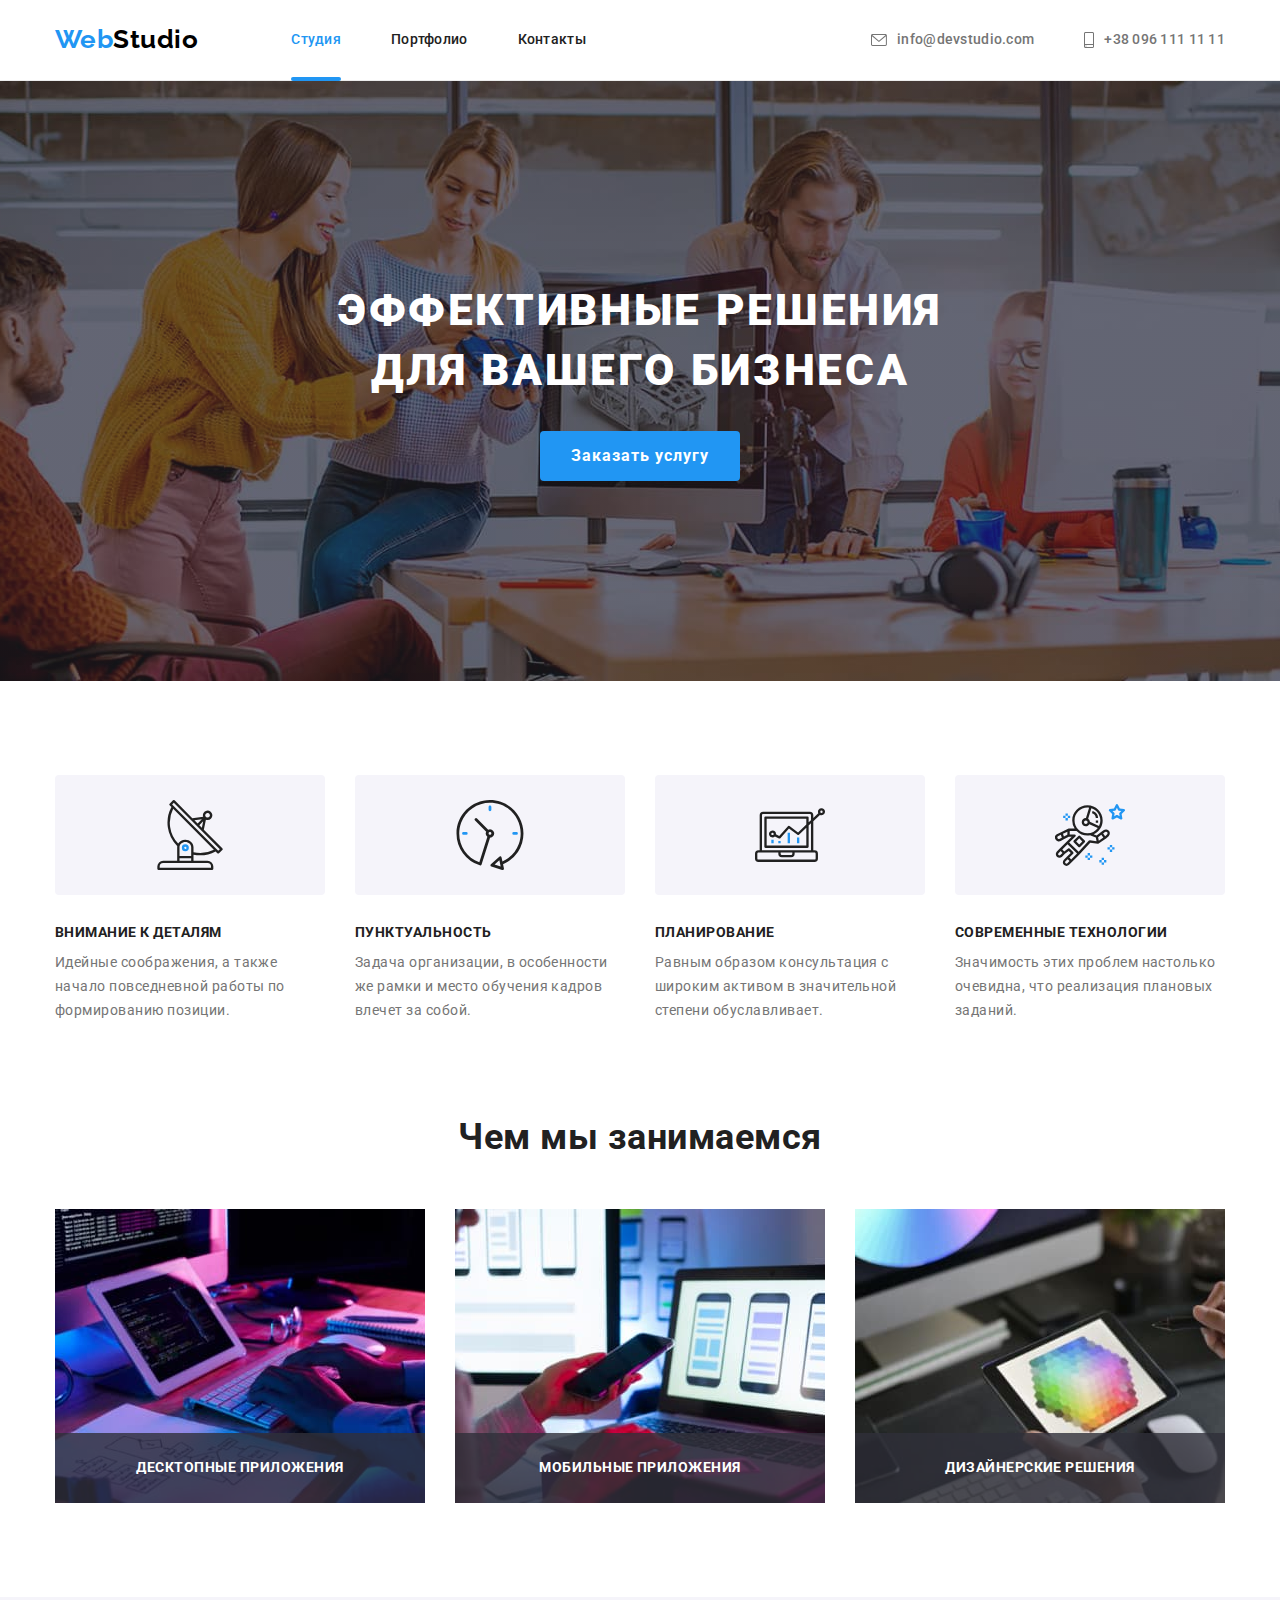
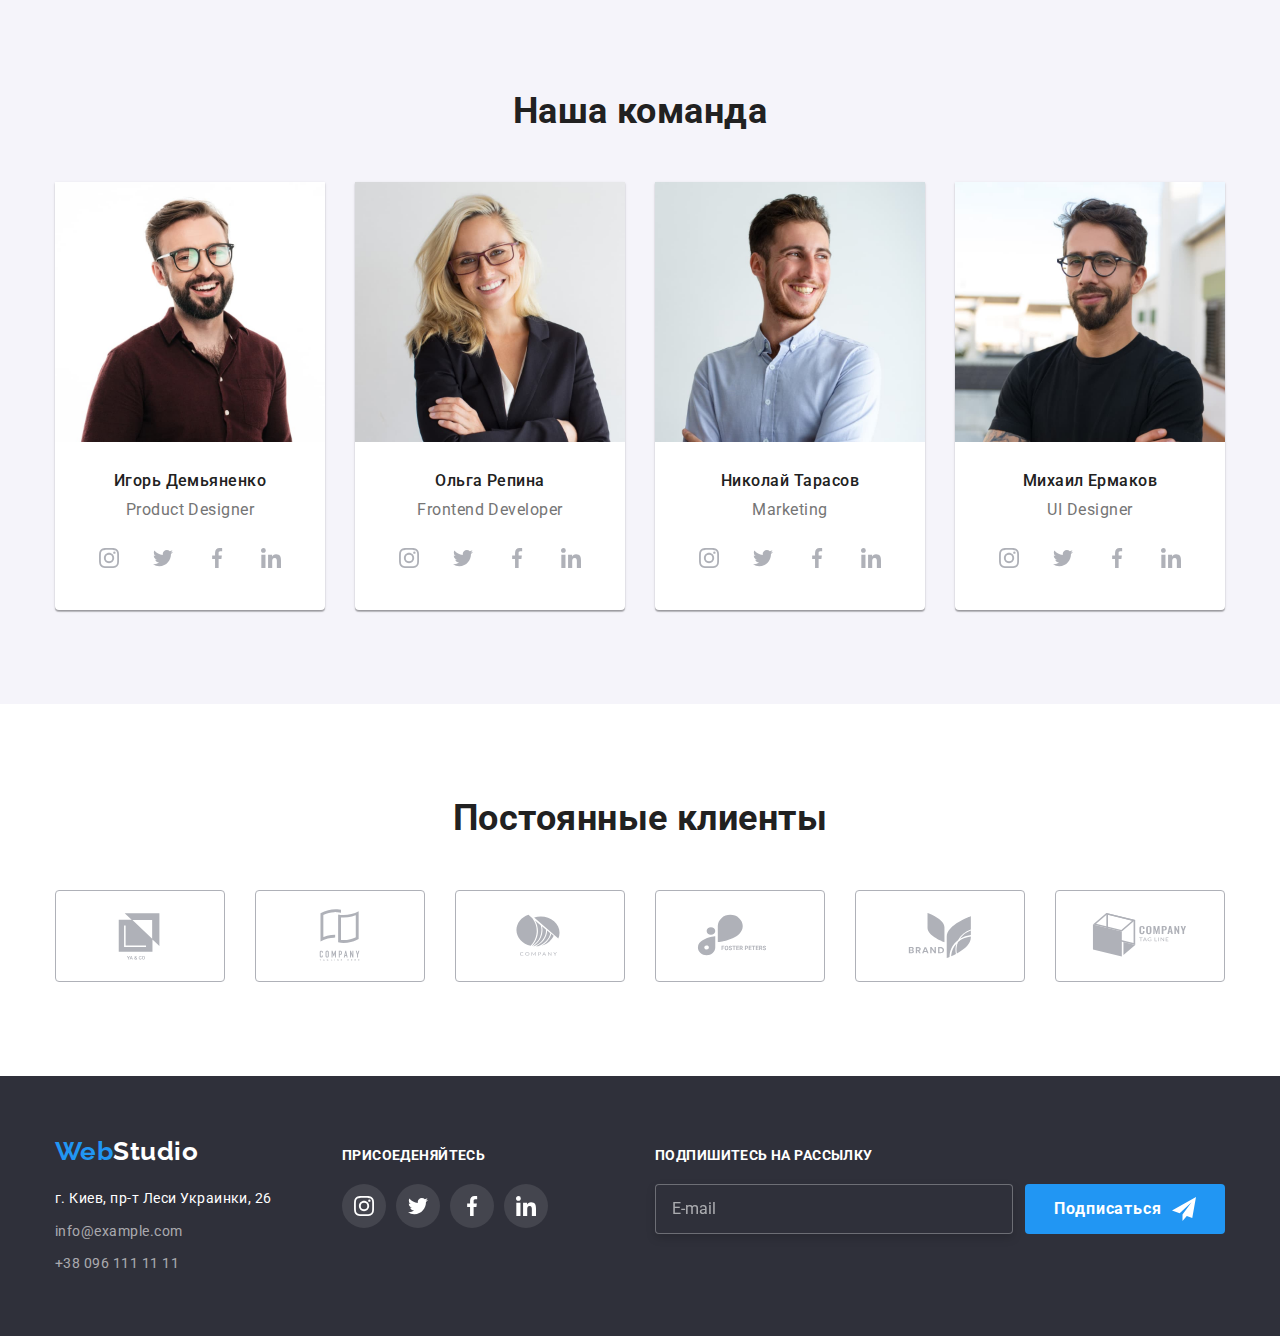
<file: index.html>
<!DOCTYPE html>
<html lang="ru">
  <head>
    <meta charset="UTF-8">
    <meta http-equiv="X-UA-Compatible" content="IE=edge">
    <meta name="viewport" content="width=device-width, initial-scale=1.0">
    <title>Студия</title>
    <link href="https://fonts.googleapis.com/css2?family=Raleway:wght@700&family=Roboto:wght@400;500;700;900&display=swap"
    rel="stylesheet">
    <link rel="stylesheet" href="https://cdnjs.cloudflare.com/ajax/libs/modern-normalize/1.1.0/modern-normalize.min.css">
    <link rel="stylesheet" href="./css/main.min.css">
  </head>
  <body>
    <!-- Верхняя линия сайта -->
    <header class="header">
      <!-- Навигация -->
      <div class="header__container container ">
        <nav class="site-nav">
          <a class="logo link" href="./index.html">Web<span class="logo--header">Studio</span></a>
          <ul class="site-nav__list list">
            <li class="site-nav__item">
              <a class="site-nav__link site-nav__link--current link" href="./index.html">Студия</a>
            </li>
            <li class="site-nav__item">
              <a class="site-nav__link link" href="./portfolio.html">Портфолио</a>
            </li>
            <li class="site-nav__item">
              <a class="site-nav__link link" href="">Контакты</a>
            </li>
          </ul>
        </nav>
      <!-- контакты -->
        <ul class="contacts list">
          <li class="contacts__item">
            <a class="contacts__link link" href="mailto:info@devstudio.com">
              <svg class="contacts__icon" width="16" height="12">
              <use href="./images/sprite.svg#envelope"></use>
            </svg>info@devstudio.com</a>
          </li>
          <li class="contacts__item">
            <a class="contacts__link link" href="tel:+380961111111">
              <svg class="contacts__icon" width="10" height="16"> 
                <use href="./images/sprite.svg#smartphone"></use>
              </svg>+38 096 111 11 11</a>
          </li>
        </ul> 
      </div>
    </header>
    <main>
      <!-- Герой сайта -->
        <section class="hero overlay"> 
            <div class="container">
              <h1 class="hero__title">Эффективные решения<br>для вашего бизнеса</h1>
              <button class="button button--hero" type="button" data-modal-open>Заказать услугу</button>
            </div>
        </section>
      <!-- Особенности компании -->
      <section class="section">
        <!-- скрытый титул -->
        <div class="container">
          <h2 class="section__title visually-hidden">Особенности нашей компании</h2>
          <ul class="features__list list">
            <li class="features__item">
              <div class="features__block">
                <svg width="70" height="70">
                  <use href="./images/sprite.svg#antenna"></use>
                </svg>
              </div>
              <h3 class="features__title">Внимание к деталям</h3>
              <p class="features__text">Идейные соображения, а также начало повседневной работы по формированию позиции.</p>
            </li>
            <li class="features__item">
              <div class="features__block">
                <svg width="70" height="70">
                  <use href="./images/sprite.svg#clock"></use>
                </svg>
              </div>
              <h3 class="features__title">Пунктуальность</h3>
              <p class="features__text">Задача организации, в особенности же рамки и место обучения кадров влечет за собой.</p>
            </li>
            <li class="features__item">
              <div class="features__block">
                <svg width="70" height="70">
                  <use href="./images/sprite.svg#diagram"></use>
                </svg>
              </div>
              <h3 class="features__title">Планирование</h3>
              <p class="features__text">Равным образом консультация с широким активом в значительной степени обуславливает.</p>
            </li>
            <li class="features__item">
              <div class="features__block">
                <svg width="70" height="70">
                  <use href="./images/sprite.svg#astronaut"></use>
                </svg>
              </div>
              <h3 class="features__title">Современные технологии</h3>
              <p class="features__text">Значимость этих проблем настолько очевидна, что реализация плановых заданий.</p>
            </li>
          </ul>
        </div>
      </section>
      <!-- Чем занимается компания -->
      <section class="section section--padding-top">
        <div class="container">
          <h2 class="section__title">Чем мы занимаемся</h2>
          <ul class="our-works list">
            <li class="our-works__item">
              <div class="our-works__thumb">
                <img class="img" src="./images/box1.jpg" alt="кто то печатает код на клавиатуре" width="370">
                <div class="our-works__overlay">Десктопные приложения</div>
              </div>
            </li>
            <li class="our-works__item">
              <div class="our-works__thumb">
                <img class="img" src="./images/box2.jpg" alt="девушка держит в левой руке телефон" width="370">
                <div class="our-works__overlay">Мобильные приложения</div>
              </div>
            </li>
            <li class="our-works__item">
              <div class="our-works__thumb">
                <img class="img" src="./images/box3.jpg" alt="планшет с рисунком держат в руках" width="370">
                <div class="our-works__overlay">Дизайнерские решения</div>
              </div>
            </li>
          </ul>
        </div>
      </section>
      <!-- Наша команда -->
      <section class="section section--background">
        <div class="container">
          <h2 class="section__title">Наша команда</h2>
          <ul class="our-team list">
            <li class="our-team__item">
              <img class="img" src="./images/img.jpg" alt="мужчина в бордовой рубашке улыбается" width="270">
              <div class="our-team__block">
                <h3 class="our-team__title">Игорь Демьяненко</h3>
                <p class="our-team__position" lang="en">Product Designer</p>
                <ul class="social list">
                  <li class="social__item">
                    <a href="" class="social__link link"><svg width="20" height="20">
                      <use href="./images/sprite.svg#instagram"></use>
                    </svg></a>
                  </li>
                  <li class="social__item">
                    <a href="" class="social__link link"><svg width="20" height="20">
                      <use href="./images/sprite.svg#twitter"></use>
                    </svg></a>
                  </li>
                  <li class="social__item">
                    <a href="" class="social__link link"><svg width="20" height="20">
                      <use href="./images/sprite.svg#facebook"></use>
                    </svg></a>
                  </li>
                  <li class="social__item">
                    <a href="" class="social__link link"><svg width="20" height="20">
                      <use href="./images/sprite.svg#linkedin"></use>
                    </svg></a>
                  </li>
                </ul>
              </div>
            </li>
            <li class="our-team__item">
              <img class="img" src="./images/img1.jpg" alt="девушка в черном пиджаке улыбается" width="270">
              <div class="our-team__block">
                <h3 class="our-team__title">Ольга Репина</h3>
                <p class="our-team__position" lang="en">Frontend Developer</p>
                <ul class="social list">
                  <li class="social__item">
                    <a href="" class="social__link link"><svg width="20" height="20">
                        <use href="./images/sprite.svg#instagram"></use>
                      </svg></a>
                  </li>
                  <li class="social__item">
                    <a href="" class="social__link link"><svg width="20" height="20">
                        <use href="./images/sprite.svg#twitter"></use>
                      </svg></a>
                  </li>
                  <li class="social__item">
                    <a href="" class="social__link link"><svg width="20" height="20">
                        <use href="./images/sprite.svg#facebook"></use>
                      </svg></a>
                  </li>
                  <li class="social__item">
                    <a href="" class="social__link link"><svg width="20" height="20">
                        <use href="./images/sprite.svg#linkedin"></use>
                      </svg></a>
                  </li>
                </ul>
              </div>
            </li>
            <li class="our-team__item">
              <img class="img" src="./images/img2.jpg" alt="мужчина в рубашке улыбается" width="270">
              <div class="our-team__block">
                <h3 class="our-team__title">Николай Тарасов</h3>
                <p class="our-team__position" lang="en">Marketing</p>
                <ul class="social list">
                  <li class="social__item">
                    <a href="" class="social__link link"><svg width="20" height="20">
                        <use href="./images/sprite.svg#instagram"></use>
                      </svg></a>
                  </li>
                  <li class="social__item">
                    <a href="" class="social__link link"><svg width="20" height="20">
                        <use href="./images/sprite.svg#twitter"></use>
                      </svg></a>
                  </li>
                  <li class="social__item">
                    <a href="" class="social__link link"><svg width="20" height="20">
                        <use href="./images/sprite.svg#facebook"></use>
                      </svg></a>
                  </li>
                  <li class="social__item">
                    <a href="" class="social__link link"><svg width="20" height="20">
                        <use href="./images/sprite.svg#linkedin"></use>
                      </svg></a>
                  </li>
                </ul>
              </div>
            </li>
            <li class="our-team__item">
              <img class="img" src="./images/img3.jpg" alt="мужчина в черной футболке улыбается" width="270">
              <div class="our-team__block">
                <h3 class="our-team__title">Михаил Ермаков</h3>
                <p class="our-team__position" lang="en">UI Designer</p>
                <ul class="social list">
                  <li class="social__item">
                    <a href="" class="social__link link"><svg width="20" height="20">
                        <use href="./images/sprite.svg#instagram"></use>
                      </svg></a>
                  </li>
                  <li class="social__item">
                    <a href="" class="social__link link"><svg width="20" height="20">
                        <use href="./images/sprite.svg#twitter"></use>
                      </svg></a>
                  </li>
                  <li class="social__item">
                    <a href="" class="social__link link"><svg width="20" height="20">
                        <use href="./images/sprite.svg#facebook"></use>
                      </svg></a>
                  </li>
                  <li class="social__item">
                    <a href="" class="social__link link"><svg width="20" height="20">
                        <use href="./images/sprite.svg#linkedin"></use>
                      </svg></a>
                  </li>
                </ul>
              </div>
            </li>
          </ul>
        </div>
      </section>
      <!-- Наши клиенты -->
      <section class="section">
        <div class="container">
          <h2 class="section__title">Постоянные клиенты</h2>
          <ul class="customers list">
            <li class="customers__item">
              <a href="" class="customers__link">
                <svg width="106" height="60">
                  <use href="./images/sprite.svg#client1"></use>
                </svg>
              </a>
            </li>
            <li class="customers__item">
              <a href="" class="customers__link">
                <svg width="106" height="60">
                  <use href="./images/sprite.svg#client2"></use>
                </svg>
              </a>
            </li>
            <li class="customers__item">
              <a href="" class="customers__link">
                <svg width="106" height="60">
                  <use href="./images/sprite.svg#client3"></use>
                </svg>
              </a>
            </li>
            <li class="customers__item">
              <a href="" class="customers__link">
                <svg width="106" height="60">
                  <use href="./images/sprite.svg#client4"></use>
                </svg>
              </a>
            </li>
            <li class="customers__item">
              <a href="" class="customers__link">
                <svg width="106" height="60">
                  <use href="./images/sprite.svg#client5"></use>
                </svg>
              </a>
            </li>
            <li class="customers__item">
              <a href="" class="customers__link">
                <svg width="106" height="60">
                  <use href="./images/sprite.svg#client6"></use>
                </svg>
              </a>
            </li>
          </ul>
        </div>
      </section>
    </main>
    <!-- Подвал сайта --> 
    <footer class="footer">
      <div class="footer__container container">
        <div class="footer__addres">
          <a href="./index.html" class="logo footer__logo link">Web<span class="logo--footer">Studio</span></a>
          <address>
            <ul class="address list">
              <li class="address__item"><a class="address__link--geo link" href="https://goo.gl/maps/VGkeZ7NEwQXVruFt6" target="_blank" 
                rel="noopener noreferrer nofollow">г. Киев, пр-т Леси Украинки, 26</a>
              </li>
              <li class="address__item"><a class="address__link link" href="mailto:info@example.com">info@example.com</a></li>
              <li class="address__item"><a class="address__link link" href="tel:+380961111111">+38 096 111 11 11</a></li>
            </ul>
          </address>
        </div>
        <div class="join-us">
          <p class="join-us-text">присоеденяйтесь</p>
          <ul class="social list">
            <li class="social__item">
              <a href="" class="social__link social__link--footer link"><svg width="20" height="20">
                  <use href="./images/sprite.svg#instagram"></use>
                </svg></a>
            </li>
            <li class="social__item">
              <a href="" class="social__link social__link--footer link"><svg width="20" height="20">
                  <use href="./images/sprite.svg#twitter"></use>
                </svg></a>
            </li>
            <li class="social__item">
              <a href="" class="social__link social__link--footer link"><svg width="20" height="20">
                  <use href="./images/sprite.svg#facebook"></use>
                </svg></a>
            </li>
            <li class="social__item">
              <a href="" class="social__link social__link--footer link"><svg width="20" height="20">
                  <use href="./images/sprite.svg#linkedin"></use>
                </svg></a>
            </li>
          </ul>
        </div>
        <form class="footer-form">
          <p class="join-us-text">Подпишитесь на рассылку</p>
          <div class="footer-form__wrap">
            <label>
              <input type="email" name="email" class="footer-form__input" placeholder="E-mail">
            </label>
                <button type="submit" class="button button--hero">Подписаться <svg class="footer__icon" width="24" height="24">
                <use href="./images/sprite.svg#send"></use>
                </svg></button>
          </div>
        </form>
      </div>
    </footer>
    <!-- Модальное окно -->
  <div class="backdrop is-hidden" data-modal>
    <div class="modal">
      <button class="button button--modal" data-modal-close><svg class="icon-modal" width="18" height="18">
        <use href="./images/sprite.svg#close"></use>
      </svg>
      </button>
    <form class="form">
      <p class="form__text">Оставьте свои данные, мы вам перезвоним</p>
      <label class="form__field">
        <span class="form__label">Имя</span>
        <input type="text" name="name" class="form__input">
        <svg class="form__icon" width="18" height="18">
          <use href="./images/sprite.svg#person"></use>
        </svg>
      </label>
      <label class="form__field">
        <span class="form__label">Телефон</span>
        <input type="tel" name="tel" class="form__input">
        <svg class="form__icon" width="18" height="18">
          <use href="./images/sprite.svg#phone"></use>
        </svg>
      </label>
      <label class="form__field">
        <span class="form__label">Почта</span>
        <input type="email" name="email" class="form__input">
        <svg class="form__icon" width="18" height="18">
          <use href="./images/sprite.svg#email"></use>
        </svg>
      </label>
      <label class="form__field--comment">
        <span class="form__label">Комментарий</span>
        <textarea name="comment" rows="10" placeholder="Введите текст"></textarea>
      </label>
      <label class="form__field--checkbox">
        <input type="checkbox" name="agreement" class="form__checkbox">
        <svg class="form__icon--checkbox" width="18" height="17">
          <use href="./images/sprite.svg#check"></use>
        </svg>
        <span class="checkbox-text">Соглашаюсь с рассылкой и принимаю <a href="" class="form__link link">Условия договора</a></span>
      </label>
      <button type="submit" class="button button--hero">Отправить</button>
    </form>
    </div>
  </div>
  <script src="./js/modal.js"></script>
  </body>
</html>
</file>
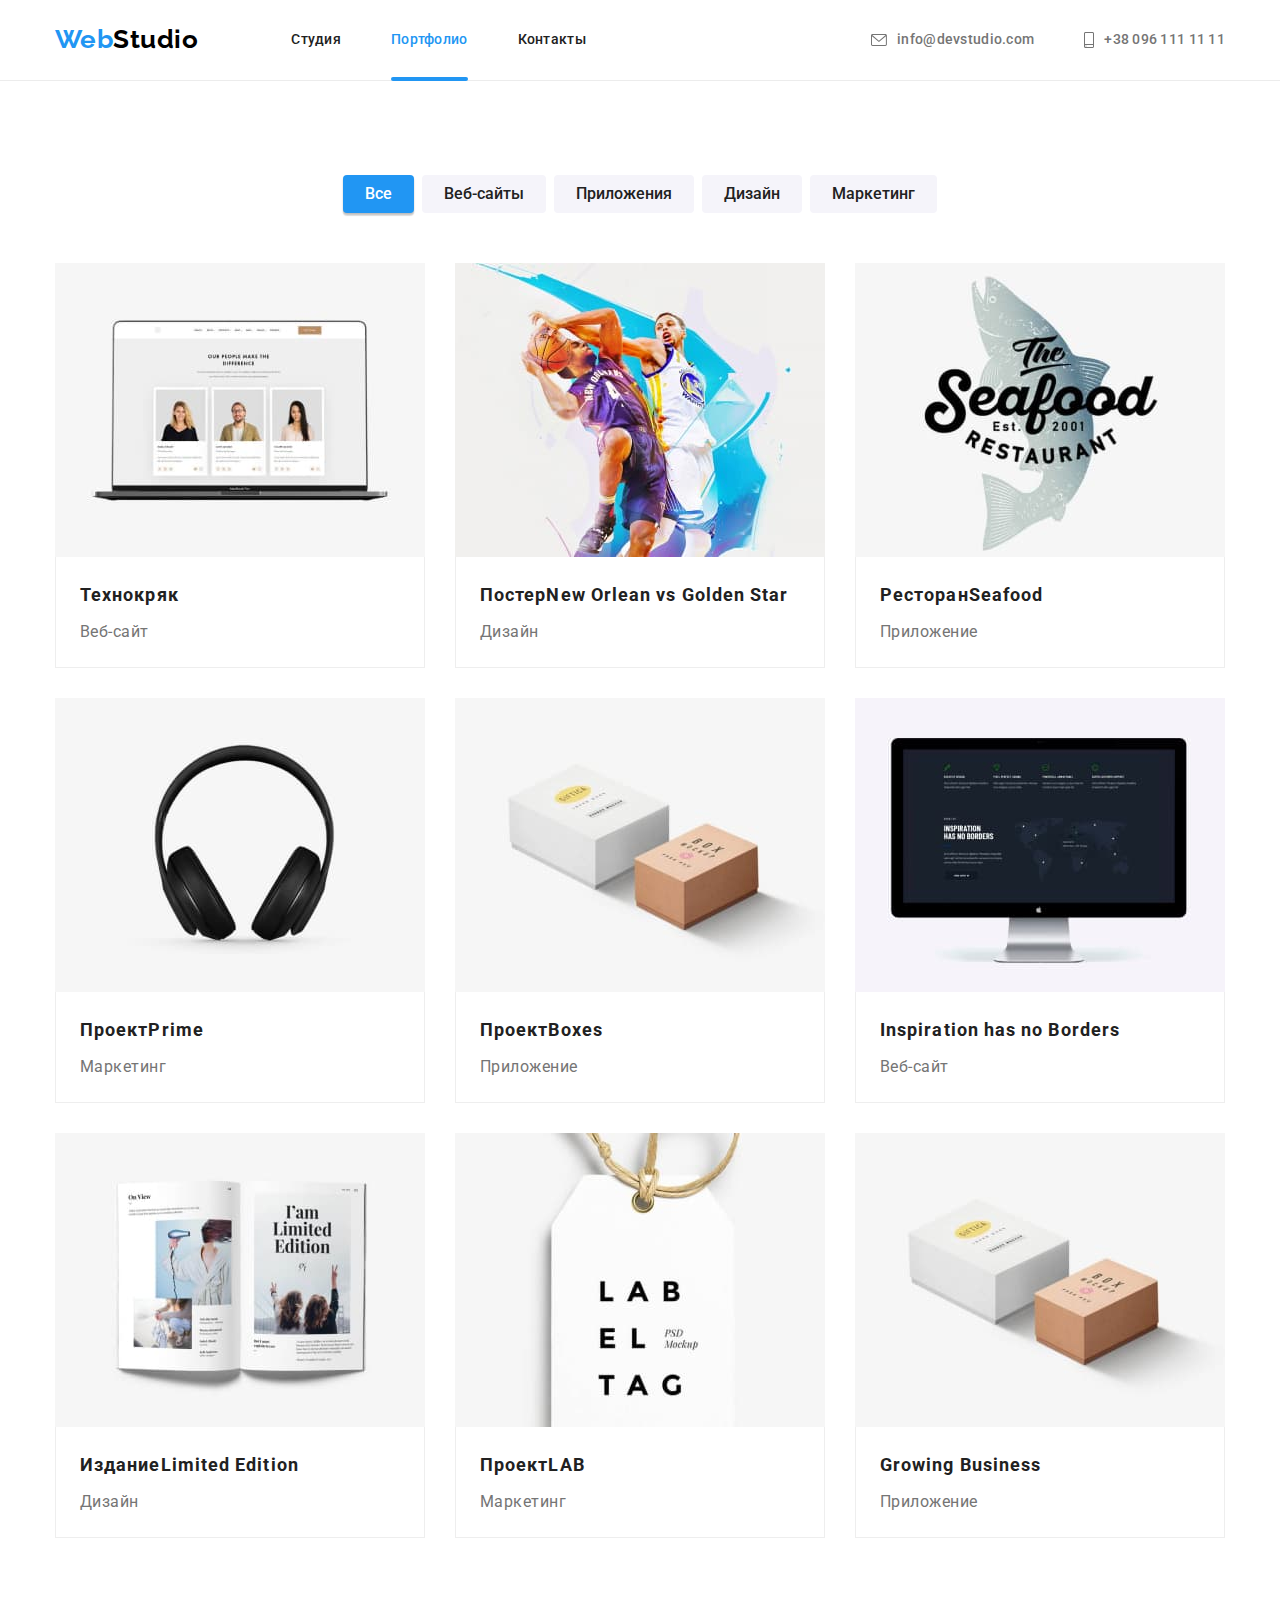
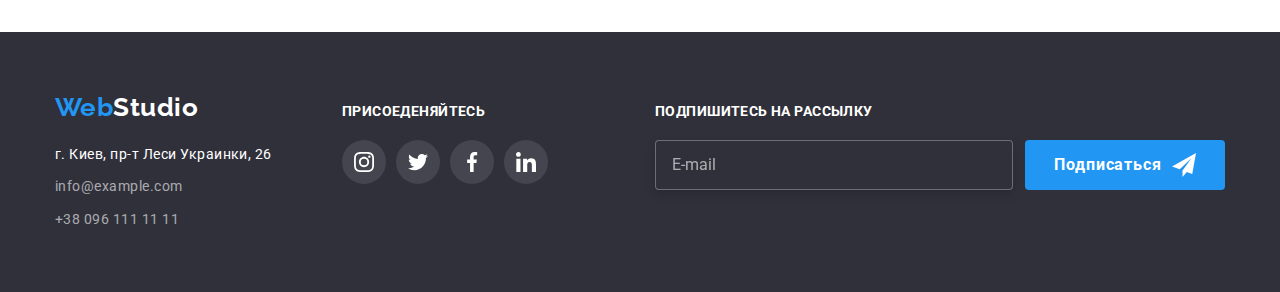
<file: portfolio.html>
<!DOCTYPE html>
<html lang="ru">
  <head>
    <meta charset="UTF-8">
    <meta http-equiv="X-UA-Compatible" content="IE=edge">
    <meta name="viewport" content="width=device-width, initial-scale=1.0">
    <title>Портфолио</title>
    <link href="https://fonts.googleapis.com/css2?family=Raleway:wght@700&family=Roboto:wght@400;500;700;900&display=swap"
    rel="stylesheet">
    <link rel="stylesheet" href="https://cdnjs.cloudflare.com/ajax/libs/modern-normalize/1.1.0/modern-normalize.min.css">
    <link rel="stylesheet" href="./css/main.min.css">
  </head>
  <body>
    <!-- Верхняя линия сайта -->
    <header class="header">
      <!-- Навигация -->
      <div class="header__container container ">
        <nav class="site-nav">
          <a class="logo link" href="./index.html">Web<span class="logo--header">Studio</span></a>
          <ul class="site-nav__list list">
            <li class="site-nav__item">
              <a class="site-nav__link link" href="./index.html">Студия</a>
            </li>
            <li class="site-nav__item">
              <a class="site-nav__link site-nav__link--current link" href="./portfolio.html">Портфолио</a>
            </li>
            <li class="site-nav__item">
              <a class="site-nav__link link" href="">Контакты</a>
            </li>
          </ul>
        </nav>
        <!-- контакты -->
        <ul class="contacts list">
          <li class="contacts__item">
            <a class="contacts__link link" href="mailto:info@devstudio.com">
              <svg class="contacts__icon" width="16" height="12">
                <use href="./images/sprite.svg#envelope"></use>
              </svg>info@devstudio.com</a>
          </li>
          <li class="contacts__item">
            <a class="contacts__link link" href="tel:+380961111111">
              <svg class="contacts__icon" width="10" height="16">
                <use href="./images/sprite.svg#smartphone"></use>
              </svg>+38 096 111 11 11</a>
          </li>
        </ul>
      </div>
    </header>
    <main>
      <!-- Портфолио -->
      <section class="section">
        <div class="container">
        <!-- скрытый титул -->
          <h1 class="visually-hidden">Портфолио</h1>
          <ul class="filter list">
            <li class="filter__item"><button class="filter__button filter__button--current button" type="button">Все</button></li>
            <li class="filter__item"><button class="filter__button button" type="button">Веб-сайты</button></li>
            <li class="filter__item"><button class="filter__button button" type="button">Приложения</button></li>
            <li class="filter__item"><button class="filter__button button" type="button">Дизайн</button></li>
            <li class="filter__item"><button class="filter__button button" type="button">Маркетинг</button></li>
          </ul>
          <ul class="project list">
            <li class="project__item">
              <a href="" class="project__link link">
                <div class="project__thumb"> 
                  <img class="img" src="./images/imgone.jpg" alt="макбук про" width="370">
                  <div class="project__overlay">Технокряк это современная площадка распространения коронавируса. Компании используют эту платформу для цифрового
                  шпионажа и атак на защищённые сервера конкурентов.</div>
                </div>
                <div class="project__text">
                  <h2 class="project__title">Технокряк</h2>
                  <p class="project__type">Веб-сайт</p>
                </div>
              </a>
            </li>
            <li class="project__item">
              <a href="" class="project__link link">
                <div class="project__thumb">
                  <img class="img" src="./images/imgtwo.jpg" alt="два баскетболиста" width="370">
                  <div class="project__overlay">Технокряк это современная площадка распространения коронавируса. Компании используют эту
                  платформу для цифрового
                  шпионажа и атак на защищённые сервера конкурентов.</div>
                </div>
                <div class="project__text">
                  <h2 class="project__title">Постер<span lang="en">New Orlean vs Golden Star</span></h2>
                  <p class="project__type">Дизайн</p>
                </div>
              </a>
            </li>
            <li class="project__item">
              <a href="" class="project__link link">
                <div class="project__thumb">
                  <img class="img" src="./images/imgthree.jpg" alt="рыба с текстом названия ресторана" width="370">
                  <div class="project__overlay">Технокряк это современная площадка распространения коронавируса. Компании используют эту
                  платформу для цифрового
                  шпионажа и атак на защищённые сервера конкурентов.</div>
                </div>
                <div class="project__text">
                  <h2 class="project__title">Ресторан<span lang="en">Seafood</span></h2>
                  <p class="project__type">Приложение</p>
                </div>
              </a>
            </li>
            <li class="project__item">
              <a href="" class="project__link link">
                <div class="project__thumb">
                  <img class="img" src="./images/imgfour.jpg" alt="наушники" width="370">
                  <div class="project__overlay">Технокряк это современная площадка   распространения коронавируса. Компании используют эту
                  платформу для цифрового
                  шпионажа и атак на защищённые сервера конкурентов.</div>
                </div>
                <div class="project__text">
                  <h2 class="project__title">Проект<span lang="en">Prime</span></h2>
                  <p class="project__type">Маркетинг</p>
                </div>
              </a>
            </li>
            <li class="project__item">
              <a href="" class="project__link link">
                <div class="project__thumb">
                  <img class="img" src="./images/imgfive.jpg" alt="две коробки" width="370">
                  <div class="project__overlay">Технокряк это современная площадка   распространения коронавируса. Компании используют эту
                  платформу для цифрового
                  шпионажа и атак на защищённые сервера конкурентов.</div>
                </div>
                <div class="project__text">
                  <h2 class="project__title">Проект<span lang="en">Boxes</span></h2>
                  <p class="project__type">Приложение</p>
                </div>
              </a>
            </li>
            <li class="project__item">
              <a href="" class="project__link link">
                <div class="project__thumb">
                  <img class="img" src="./images/imgsix.jpg" alt="монитор эйпл" width="370">
                  <div class="project__overlay">Технокряк это современная площадка распространения коронавируса. Компании используют эту
                    платформу для цифрового
                    шпионажа и атак на защищённые сервера конкурентов.</div>
                </div>
                <div class="project__text">
                  <h2 class="project__title" lang="en">Inspiration has no Borders</h2>
                  <p class="project__type">Веб-сайт</p>
                </div>
              </a>
            </li>
            <li class="project__item">
              <a href="" class="project__link link">
                <div class="project__thumb">
                  <img class="img" src="./images/imgseven.jpg" alt="развернутая книга" width="370">
                  <div class="project__overlay">Технокряк это современная площадка распространения   коронавируса. Компании используют эту
                    платформу для цифрового
                    шпионажа и атак на защищённые сервера конкурентов.</div>
                </div>
                <div class="project__text">
                  <h2 class="project__title">Издание<span lang="en">Limited Edition</span></h2>
                  <p class="project__type">Дизайн</p>
                </div>
              </a>
            </li>
            <li class="project__item">
              <a href="" class="project__link link">
                <div class="project__thumb">
                  <img class="img" src="./images/imgeight.jpg" alt="бирка с текстом названия  проекта" width="370">
                  <div class="project__overlay">Технокряк это современная площадка распространения   коронавируса. Компании используют эту
                    платформу для цифрового
                    шпионажа и атак на защищённые сервера конкурентов.</div>
                </div>
                <div class="project__text">
                  <h2 class="project__title">Проект<span lang="en">LAB</span></h2>
                  <p class="project__type">Маркетинг</p>
                </div>
              </a>
            </li>
            <li class="project__item">
              <a href="" class="project__link link">
                <div class="project__thumb">
                  <img class="img" src="./images/imgfive.jpg" alt="ноутбук на котором печатают"   width="370">
                  <div class="project__overlay">Технокряк это современная площадка распространения   коронавируса. Компании используют эту
                    платформу для цифрового
                    шпионажа и атак на защищённые сервера конкурентов.</div>
                </div>
                <div class="project__text">
                  <h2 class="project__title" lang="en">Growing Business</h2>
                  <p class="project__type">Приложение</p>
                </div>
              </a>
            </li>
          </ul>
        </div>
      </section>
    </main>
    <!-- Подвал сайта -->
    <footer class="footer">
      <div class="footer__container container">
        <div class="footer__addres">
          <a href="./index.html" class="logo footer__logo link">Web<span class="logo--footer">Studio</span></a>
          <address>
            <ul class="address list">
              <li class="address__item"><a class="address__link--geo link" href="https://goo.gl/maps/VGkeZ7NEwQXVruFt6"
                  target="_blank" rel="noopener noreferrer nofollow">г. Киев, пр-т Леси Украинки, 26</a>
              </li>
              <li class="address__item"><a class="address__link link" href="mailto:info@example.com">info@example.com</a>
              </li>
              <li class="address__item"><a class="address__link link" href="tel:+380961111111">+38 096 111 11 11</a></li>
            </ul>
          </address>
        </div>
        <div class="join-us">
          <p class="join-us-text">присоеденяйтесь</p>
          <ul class="social list">
            <li class="social__item">
              <a href="" class="social__link social__link--footer link"><svg width="20" height="20">
                  <use href="./images/sprite.svg#instagram"></use>
                </svg></a>
            </li>
            <li class="social__item">
              <a href="" class="social__link social__link--footer link"><svg width="20" height="20">
                  <use href="./images/sprite.svg#twitter"></use>
                </svg></a>
            </li>
            <li class="social__item">
              <a href="" class="social__link social__link--footer link"><svg width="20" height="20">
                  <use href="./images/sprite.svg#facebook"></use>
                </svg></a>
            </li>
            <li class="social__item">
              <a href="" class="social__link social__link--footer link"><svg width="20" height="20">
                  <use href="./images/sprite.svg#linkedin"></use>
                </svg></a>
            </li>
          </ul>
        </div>
        <form class="footer-form">
          <p class="join-us-text">Подпишитесь на рассылку</p>
          <div class="footer-form__wrap">
            <label>
              <input type="email" name="email" class="footer-form__input" placeholder="E-mail">
            </label>
            <button type="submit" class="button button--hero">Подписаться <svg class="footer__icon" width="24" height="24">
                <use href="./images/sprite.svg#send"></use>
              </svg></button>
          </div>
        </form>
      </div>
    </footer>
  </body>
</file>
<file: css/main.min.css>
:root{--primery-white-color: #ffffff;--secondary-white-color: #f5f4fa;--primery-text-color: #757575;--secondary-text-color: #212121;--prymery-accent-color: #2196f3;--secondary-accent-color: #188ce8;--address-text-color: rgba(255, 255, 255, 0.6);--logo-color: #000000;--background-color: #2f303a;--header-border-color: #ececec;--project-border-color: #eeeeee;--svg-picture-color: #afb1b8}body{color:var(--primery-text-color);background-color:var(--primery-white-color);font-family:'Roboto', sans-serif;letter-spacing:0.03em}.header{border-bottom:1px solid var(--header-border-color);margin-left:auto;margin-right:auto}.section{padding-top:94px;padding-bottom:94px}.section--padding-top{padding-top:0}.section--background{background-color:var(--secondary-white-color);margin-left:auto;margin-right:auto}.container{width:1200px;margin-left:auto;margin-right:auto;padding-left:15px;padding-right:15px}.img{display:block;max-width:100%;height:auto}.section__title{font-weight:700;font-size:36px;line-height:1.16;text-align:center;color:var(--secondary-text-color)}.visually-hidden{position:absolute;white-space:nowrap;width:1px;height:1px;overflow:hidden;border:0;padding:0;clip:rect(0 0 0 0);-webkit-clip-path:inset(50%);clip-path:inset(50%);margin:-1px}h1,h2,h3,h4,h5,h6,p,ul{padding:0;margin:0}.list{list-style:none}.link{text-decoration:none}.header__container,.site-nav,.site-nav__list{display:-webkit-box;display:-ms-flexbox;display:flex;-webkit-box-align:center;-ms-flex-align:center;align-items:center}.site-nav__list{margin-left:93px}.site-nav__link{display:block;padding-top:32px;padding-bottom:32px;color:var(--secondary-text-color);font-weight:500;font-size:14px;line-height:1.14;letter-spacing:0.02em;-webkit-transition:color 250ms cubic-bezier(0.4, 0, 0.2, 1);transition:color 250ms cubic-bezier(0.4, 0, 0.2, 1)}.site-nav__link--current{color:var(--prymery-accent-color);position:relative}.site-nav__link--current::after{position:absolute;content:'';bottom:-1px;left:0;width:100%;height:4px;background-color:var(--prymery-accent-color);border-radius:2px}.site-nav__link:hover,.site-nav__link:focus{color:var(--prymery-accent-color)}.site-nav__item+.site-nav__item{margin-left:50px}.contacts{display:-webkit-box;display:-ms-flexbox;display:flex;-webkit-box-align:center;-ms-flex-align:center;align-items:center;margin-left:auto}.contacts__link{display:-webkit-box;display:-ms-flexbox;display:flex;-webkit-box-pack:center;-ms-flex-pack:center;justify-content:center;-webkit-box-align:center;-ms-flex-align:center;align-items:center;padding-top:32px;padding-bottom:32px;color:var(--primery-text-color);font-style:normal;font-weight:500;font-size:14px;line-height:1.14;letter-spacing:0.02em;fill:var(--primery-text-color);-webkit-transition:color 250ms cubic-bezier(0.4, 0, 0.2, 1);transition:color 250ms cubic-bezier(0.4, 0, 0.2, 1)}.contacts__link:hover,.contacts__link:focus{color:var(--prymery-accent-color)}.contacts__icon{margin-right:10px;fill:currentColor}.contacts__item+.contacts__item{margin-left:50px}.logo{display:block;padding-top:24px;padding-bottom:25px;color:var(--prymery-accent-color);font-family:'Raleway', sans-serif;font-weight:700;font-size:26px;line-height:1.19}.logo--header{color:var(--logo-color)}.logo--footer{color:var(--primery-white-color)}.overlay{max-width:1600px;height:600px;margin-left:auto;margin-right:auto;background-color:var(--background-color);background-image:-webkit-gradient(linear, left top, right top, from(rgba(47,48,58,0.4)), to(rgba(47,48,58,0.4))),url(../images/imgoverlay.jpg);background-image:linear-gradient(to right, rgba(47,48,58,0.4), rgba(47,48,58,0.4)),url(../images/imgoverlay.jpg);background-repeat:no-repeat;background-position:center;background-size:cover;text-align:center;padding:200px 0}.hero__title{color:var(--primery-white-color);font-weight:900;font-size:44px;line-height:1.36;text-transform:uppercase;text-align:center;letter-spacing:0.06em;margin-bottom:30px}.button{font-family:inherit;display:inline-block;background-color:var(--secondary-white-color);color:var(--secondary-text-color);font-weight:500;font-size:16px;line-height:1.62;text-align:center;cursor:pointer;border:0;border-radius:4px;-webkit-transition-property:background-color, color, -webkit-box-shadow;transition-property:background-color, color, -webkit-box-shadow;transition-property:background-color, color, box-shadow;transition-property:background-color, color, box-shadow, -webkit-box-shadow;-webkit-transition-duration:250ms;transition-duration:250ms;-webkit-transition-timing-function:cubic-bezier(0.4, 0, 0.2, 1);transition-timing-function:cubic-bezier(0.4, 0, 0.2, 1)}.button:hover,.button:focus{background-color:var(--prymery-accent-color);color:var(--primery-white-color);-webkit-box-shadow:0px 3px 1px rgba(0,0,0,0.1),0px 1px 2px rgba(0,0,0,0.08),0px 2px 2px rgba(0,0,0,0.12);box-shadow:0px 3px 1px rgba(0,0,0,0.1),0px 1px 2px rgba(0,0,0,0.08),0px 2px 2px rgba(0,0,0,0.12)}.button--hero{display:-webkit-box;display:-ms-flexbox;display:flex;-webkit-box-pack:center;-ms-flex-pack:center;justify-content:center;-webkit-box-align:center;-ms-flex-align:center;align-items:center;min-width:200px;padding:10px;background-color:var(--prymery-accent-color);color:var(--primery-white-color);cursor:pointer;font-weight:700;font-size:16px;line-height:1.87;margin-left:auto;margin-right:auto;letter-spacing:0.06em;border:0;border-radius:4px;-webkit-transition-property:background-color, -webkit-box-shadow;transition-property:background-color, -webkit-box-shadow;transition-property:background-color, box-shadow;transition-property:background-color, box-shadow, -webkit-box-shadow;-webkit-transition-duration:250ms;transition-duration:250ms;-webkit-transition-timing-function:cubic-bezier(0.4, 0, 0.2, 1);transition-timing-function:cubic-bezier(0.4, 0, 0.2, 1)}.button--hero:hover,.button--hero:focus{background-color:var(--secondary-accent-color);-webkit-box-shadow:0px 3px 1px rgba(0,0,0,0.1),0px 1px 2px rgba(0,0,0,0.08),0px 2px 2px rgba(0,0,0,0.12);box-shadow:0px 3px 1px rgba(0,0,0,0.1),0px 1px 2px rgba(0,0,0,0.08),0px 2px 2px rgba(0,0,0,0.12)}.button--modal{position:absolute;top:8px;right:8px;width:30px;height:30px;display:-webkit-box;display:-ms-flexbox;display:flex;-webkit-box-pack:center;-ms-flex-pack:center;justify-content:center;-webkit-box-align:center;-ms-flex-align:center;align-items:center;background-color:var(--primery-white-color);border:1px solid rgba(0,0,0,0.1);border-radius:50%;cursor:pointer;-webkit-transition:fill 250ms cubic-bezier(0.4, 0, 0.2, 1);transition:fill 250ms cubic-bezier(0.4, 0, 0.2, 1)}.button--modal:hover,.button--modal:focus{fill:var(--prymery-accent-color);background-color:var(--primery-white-color);-webkit-box-shadow:none;box-shadow:none}.features__block{width:270px;height:120px;display:-webkit-box;display:-ms-flexbox;display:flex;-webkit-box-pack:center;-ms-flex-pack:center;justify-content:center;-webkit-box-align:center;-ms-flex-align:center;align-items:center;margin-bottom:30px;background:var(--secondary-white-color);border-radius:4px}.features__list{display:-webkit-box;display:-ms-flexbox;display:flex}.features__item{-ms-flex-preferred-size:calc(100% / 4);flex-basis:calc(100% / 4)}.features__item+.features__item{margin-left:30px}.features__title{margin-bottom:10px;font-weight:700;font-size:14px;line-height:1.14;text-transform:uppercase;color:var(--secondary-text-color)}.features__text{font-size:14px;line-height:1.71}.our-works{display:-webkit-box;display:-ms-flexbox;display:flex}.section__title{margin-bottom:50px}.our-works__item+.our-works__item{margin-left:30px}.our-works__thumb{position:relative}.our-works__overlay{position:absolute;left:0;bottom:0;width:100%;height:70px;display:-webkit-box;display:-ms-flexbox;display:flex;-webkit-box-pack:center;-ms-flex-pack:center;justify-content:center;-webkit-box-align:center;-ms-flex-align:center;align-items:center;background:rgba(47,48,58,0.8);color:var(--primery-white-color);font-weight:700;font-size:14px;line-height:1.14;text-align:center;text-transform:uppercase}.our-team{display:-webkit-box;display:-ms-flexbox;display:flex}.our-team__item{background-color:var(--primery-white-color);border-radius:0px 0px 4px 4px;-webkit-box-shadow:0px 1px 3px rgba(0,0,0,0.12),0px 1px 1px rgba(0,0,0,0.14),0px 2px 1px rgba(0,0,0,0.2);box-shadow:0px 1px 3px rgba(0,0,0,0.12),0px 1px 1px rgba(0,0,0,0.14),0px 2px 1px rgba(0,0,0,0.2)}.our-team__item+.our-team__item{margin-left:30px}.our-team__title{margin-bottom:50px;color:var(--secondary-text-color)}.our-team__title{margin-bottom:10px;font-weight:500;font-size:16px;line-height:1.18;text-align:center}.our-team__position{color:var(--primery-text-color);font-size:16px;line-height:1.18;text-align:center;margin-bottom:16px}.our-team__block{padding:30px 32px}.social{display:-webkit-box;display:-ms-flexbox;display:flex;-webkit-box-pack:justify;-ms-flex-pack:justify;justify-content:space-between}.social__link:hover,.social__link:focus{fill:var(--primery-white-color);background-color:var(--prymery-accent-color)}.social__item+.social__item{margin-left:10px}.social__link{display:-webkit-box;display:-ms-flexbox;display:flex;width:44px;height:44px;-webkit-box-pack:center;-ms-flex-pack:center;justify-content:center;-webkit-box-align:center;-ms-flex-align:center;align-items:center;border-radius:50%;fill:var(--svg-picture-color);-webkit-transition:fill 250ms cubic-bezier(0.4, 0, 0.2, 1),background-color 250ms cubic-bezier(0.4, 0, 0.2, 1);transition:fill 250ms cubic-bezier(0.4, 0, 0.2, 1),background-color 250ms cubic-bezier(0.4, 0, 0.2, 1)}.social__link--footer{background-color:rgba(255,255,255,0.1);fill:var(--primery-white-color);-webkit-transition:background-color 250ms cubic-bezier(0.4, 0, 0.2, 1);transition:background-color 250ms cubic-bezier(0.4, 0, 0.2, 1)}.social__link--footer:hover,.social__link--footer:focus{background-color:var(--prymery-accent-color)}.customers{display:-webkit-box;display:-ms-flexbox;display:flex;-webkit-box-pack:justify;-ms-flex-pack:justify;justify-content:space-between}.customers__item{display:-webkit-box;display:-ms-flexbox;display:flex;width:170px;height:92px;-webkit-box-pack:center;-ms-flex-pack:center;justify-content:center;-webkit-box-align:center;-ms-flex-align:center;align-items:center}.customers__link{display:-webkit-box;display:-ms-flexbox;display:flex;width:170px;height:92px;-webkit-box-pack:center;-ms-flex-pack:center;justify-content:center;-webkit-box-align:center;-ms-flex-align:center;align-items:center;fill:var(--svg-picture-color);border:1px solid var(--svg-picture-color);border-radius:4px;-webkit-transition:fill 250ms cubic-bezier(0.4, 0, 0.2, 1),border-color 250ms cubic-bezier(0.4, 0, 0.2, 1);transition:fill 250ms cubic-bezier(0.4, 0, 0.2, 1),border-color 250ms cubic-bezier(0.4, 0, 0.2, 1)}.customers__link:hover,.customers__link:focus{border-color:var(--prymery-accent-color);fill:var(--prymery-accent-color)}.customers__title{margin-bottom:50px;color:var(--secondary-text-color)}.footer{padding-top:60px;padding-bottom:60px;background-color:var(--background-color);margin-left:auto;margin-right:auto}.footer__container{display:-webkit-box;display:-ms-flexbox;display:flex;-webkit-box-align:baseline;-ms-flex-align:baseline;align-items:baseline}.footer__logo{display:block;margin-bottom:20px;padding:0}.address__item:not(:last-child){margin-bottom:9px}.address__link{display:block;font-style:normal;font-weight:normal;font-size:14px;line-height:1.7;color:var(--address-text-color);-webkit-transition:color 250ms cubic-bezier(0.4, 0, 0.2, 1);transition:color 250ms cubic-bezier(0.4, 0, 0.2, 1)}.address__link--geo{display:block;color:var(--primery-white-color);font-style:normal;font-size:14px;line-height:1.7;-webkit-transition:color 250ms cubic-bezier(0.4, 0, 0.2, 1);transition:color 250ms cubic-bezier(0.4, 0, 0.2, 1)}.address__link--geo:hover,.address__link--geo:focus{color:var(--prymery-accent-color)}.address__link:hover,.address__link:focus{color:var(--prymery-accent-color)}.join-us{margin-left:70px}.join-us-text{margin-bottom:20px;font-size:14px;font-weight:700;line-height:1.14;letter-spacing:0.03em;text-transform:uppercase;color:var(--primery-white-color)}.footer-form{margin-left:auto}.footer-form__input{display:block;min-width:358px;height:50px;margin-right:12px;font-size:16px;line-height:1.25;padding:15px 16px;border:1px solid rgba(33,33,33,0.2);border-radius:4px;background-color:var(--background-color);border:1px solid rgba(255,255,255,0.3);-webkit-filter:drop-shadow(0px 4px 4px rgba(0,0,0,0.15));filter:drop-shadow(0px 4px 4px rgba(0,0,0,0.15));border-radius:4px;color:rgba(255,255,255,0.6)}.footer-form__input::-webkit-input-placeholder{color:rgba(255,255,255,0.6)}.footer-form__input:-ms-input-placeholder{color:rgba(255,255,255,0.6)}.footer-form__input::-ms-input-placeholder{color:rgba(255,255,255,0.6)}.footer-form__input::placeholder{color:rgba(255,255,255,0.6)}.footer-form__wrap{display:-webkit-box;display:-ms-flexbox;display:flex}.footer__icon{margin-left:10px}.backdrop{position:fixed;top:0;left:0;width:100%;height:100%;background-color:rgba(0,0,0,0.2);opacity:1;-webkit-transition:opacity 250ms cubic-bezier(0.4, 0, 0.2, 1);transition:opacity 250ms cubic-bezier(0.4, 0, 0.2, 1)}.backdrop.is-hidden{opacity:0;pointer-events:none}.backdrop.is-hidden .modal{-webkit-transform:translate(-50%, -50%) scale(0.8);transform:translate(-50%, -50%) scale(0.8)}.modal{position:absolute;top:50%;left:50%;-webkit-transform:translate(-50%, -50%) scale(1);transform:translate(-50%, -50%) scale(1);-webkit-transition:-webkit-transform 250ms cubic-bezier(0.4, 0, 0.2, 1);transition:-webkit-transform 250ms cubic-bezier(0.4, 0, 0.2, 1);transition:transform 250ms cubic-bezier(0.4, 0, 0.2, 1);transition:transform 250ms cubic-bezier(0.4, 0, 0.2, 1), -webkit-transform 250ms cubic-bezier(0.4, 0, 0.2, 1);min-width:528px;min-height:581px;padding:40px;background-color:var(--primery-white-color);-webkit-box-shadow:0px 1px 3px rgba(0,0,0,0.12),0px 1px 1px rgba(0,0,0,0.14),0px 2px 1px rgba(0,0,0,0.2);box-shadow:0px 1px 3px rgba(0,0,0,0.12),0px 1px 1px rgba(0,0,0,0.14),0px 2px 1px rgba(0,0,0,0.2);border-radius:4px}.form__text{font-weight:700;font-size:20px;line-height:1.15;text-align:center;letter-spacing:0.03em;margin-top:0;margin-bottom:12px;color:var(--secondary-text-color)}.form__field{position:relative;display:block;margin-bottom:10px}.form__field--comment{display:block;margin-bottom:20px}.form__field--checkbox{display:-webkit-box;display:-ms-flexbox;display:flex;-webkit-box-pack:space-evenly;-ms-flex-pack:space-evenly;justify-content:space-evenly;-webkit-box-align:center;-ms-flex-align:center;align-items:center;margin-bottom:30px;font-size:14px;line-height:1.71}.form__input{display:block;width:100%;height:40px;padding:12px 10px 12px 42px;border:1px solid rgba(33,33,33,0.2);border-radius:4px;-webkit-transition:border-color 250ms cubic-bezier(0.4, 0, 0.2, 1),outline 250ms cubic-bezier(0.4, 0, 0.2, 1);transition:border-color 250ms cubic-bezier(0.4, 0, 0.2, 1),outline 250ms cubic-bezier(0.4, 0, 0.2, 1)}.form__input:focus-within{border-color:var(--prymery-accent-color);outline-color:var(--prymery-accent-color)}.form__input:focus-within+.form__icon{fill:var(--prymery-accent-color)}.form__label{margin-bottom:4px;font-size:12px;line-height:1.16;letter-spacing:0.01em}textarea{width:100%;height:120px;border:1px solid rgba(33,33,33,0.2);border-radius:4px;padding:12px 16px;resize:none;font-size:12px;line-height:1.16;letter-spacing:0.01em;-webkit-transition:border-color 250ms cubic-bezier(0.4, 0, 0.2, 1),outline 250ms cubic-bezier(0.4, 0, 0.2, 1);transition:border-color 250ms cubic-bezier(0.4, 0, 0.2, 1),outline 250ms cubic-bezier(0.4, 0, 0.2, 1)}textarea:focus-within{border-color:var(--prymery-accent-color);outline-color:var(--prymery-accent-color)}textarea::-webkit-input-placeholder{color:rgba(117,117,117,0.5)}textarea:-ms-input-placeholder{color:rgba(117,117,117,0.5)}textarea::-ms-input-placeholder{color:rgba(117,117,117,0.5)}textarea::placeholder{color:rgba(117,117,117,0.5)}.form__icon{position:absolute;left:12px;bottom:11px;-webkit-transition:fill 250ms cubic-bezier(0.4, 0, 0.2, 1);transition:fill 250ms cubic-bezier(0.4, 0, 0.2, 1)}.form__icon--checkbox{border:2px solid var(--secondary-text-color);border-radius:3px;margin-right:7px;-webkit-transition:border-color 250ms cubic-bezier(0.4, 0, 0.2, 1),background-color 250ms cubic-bezier(0.4, 0, 0.2, 1);transition:border-color 250ms cubic-bezier(0.4, 0, 0.2, 1),background-color 250ms cubic-bezier(0.4, 0, 0.2, 1)}.form__link{color:var(--prymery-accent-color);border-bottom:1px solid var(--prymery-accent-color)}.form__checkbox{position:absolute;white-space:nowrap;width:1px;height:1px;overflow:hidden;border:0;padding:0;clip:rect(0 0 0 0);-webkit-clip-path:inset(50%);clip-path:inset(50%);margin:-1px}.form__checkbox:focus-visible+.form__icon--checkbox,.form__checkbox:hover+.form__icon--checkbox{border-color:var(--prymery-accent-color)}.form__checkbox:checked+.form__icon--checkbox{background-color:var(--prymery-accent-color);border-color:var(--prymery-accent-color)}.filter{display:-webkit-box;display:-ms-flexbox;display:flex;-webkit-box-pack:center;-ms-flex-pack:center;justify-content:center;margin-bottom:50px}.filter__item+.filter__item{margin-left:8px}.filter__button{display:block;padding:6px 22px}.filter__button--current{background-color:var(--prymery-accent-color);color:var(--primery-white-color);-webkit-box-shadow:0px 3px 1px rgba(0,0,0,0.1),0px 1px 2px rgba(0,0,0,0.08),0px 2px 2px rgba(0,0,0,0.12);box-shadow:0px 3px 1px rgba(0,0,0,0.1),0px 1px 2px rgba(0,0,0,0.08),0px 2px 2px rgba(0,0,0,0.12)}.project{display:-webkit-box;display:-ms-flexbox;display:flex;-ms-flex-wrap:wrap;flex-wrap:wrap;margin-left:-30px;margin-top:-30px}.project__item{-ms-flex-preferred-size:calc(100% / 3 - 30px);flex-basis:calc(100% / 3 - 30px);margin-left:30px;margin-top:30px}.project__text{padding:20px 24px;border:solid var(--project-border-color);border-width:0 1px 1px 1px}.project__title{margin-bottom:4px;font-weight:700;font-size:18px;line-height:2;letter-spacing:0.06em;color:var(--secondary-text-color)}.project__type{color:var(--primery-text-color);font-size:16px;line-height:1.87}.project__link{display:block;-webkit-transition:-webkit-box-shadow 250ms cubic-bezier(0.4, 0, 0.2, 1);transition:-webkit-box-shadow 250ms cubic-bezier(0.4, 0, 0.2, 1);transition:box-shadow 250ms cubic-bezier(0.4, 0, 0.2, 1);transition:box-shadow 250ms cubic-bezier(0.4, 0, 0.2, 1), -webkit-box-shadow 250ms cubic-bezier(0.4, 0, 0.2, 1)}.project__link:hover,.project__link:focus{-webkit-box-shadow:0px 1px 1px rgba(0,0,0,0.12),0px 4px 4px rgba(0,0,0,0.06),1px 4px 6px rgba(0,0,0,0.16);box-shadow:0px 1px 1px rgba(0,0,0,0.12),0px 4px 4px rgba(0,0,0,0.06),1px 4px 6px rgba(0,0,0,0.16)}.project__thumb{display:block;position:relative;overflow:hidden}.project__overlay{position:absolute;width:100%;height:100%;top:100%;padding:63px 24px;font-size:18px;line-height:1.56;background-color:rgba(33,150,243,0.9);color:var(--primery-white-color);-webkit-transform:100%;transform:100%;-webkit-transition:-webkit-transform 250ms cubic-bezier(0.4, 0, 0.2, 1);transition:-webkit-transform 250ms cubic-bezier(0.4, 0, 0.2, 1);transition:transform 250ms cubic-bezier(0.4, 0, 0.2, 1);transition:transform 250ms cubic-bezier(0.4, 0, 0.2, 1), -webkit-transform 250ms cubic-bezier(0.4, 0, 0.2, 1)}.project__link:hover .project__overlay,.project__link:focus .project__overlay{-webkit-transform:translateY(-100%);transform:translateY(-100%)}
/*# sourceMappingURL=main.min.css.map */
</file>
